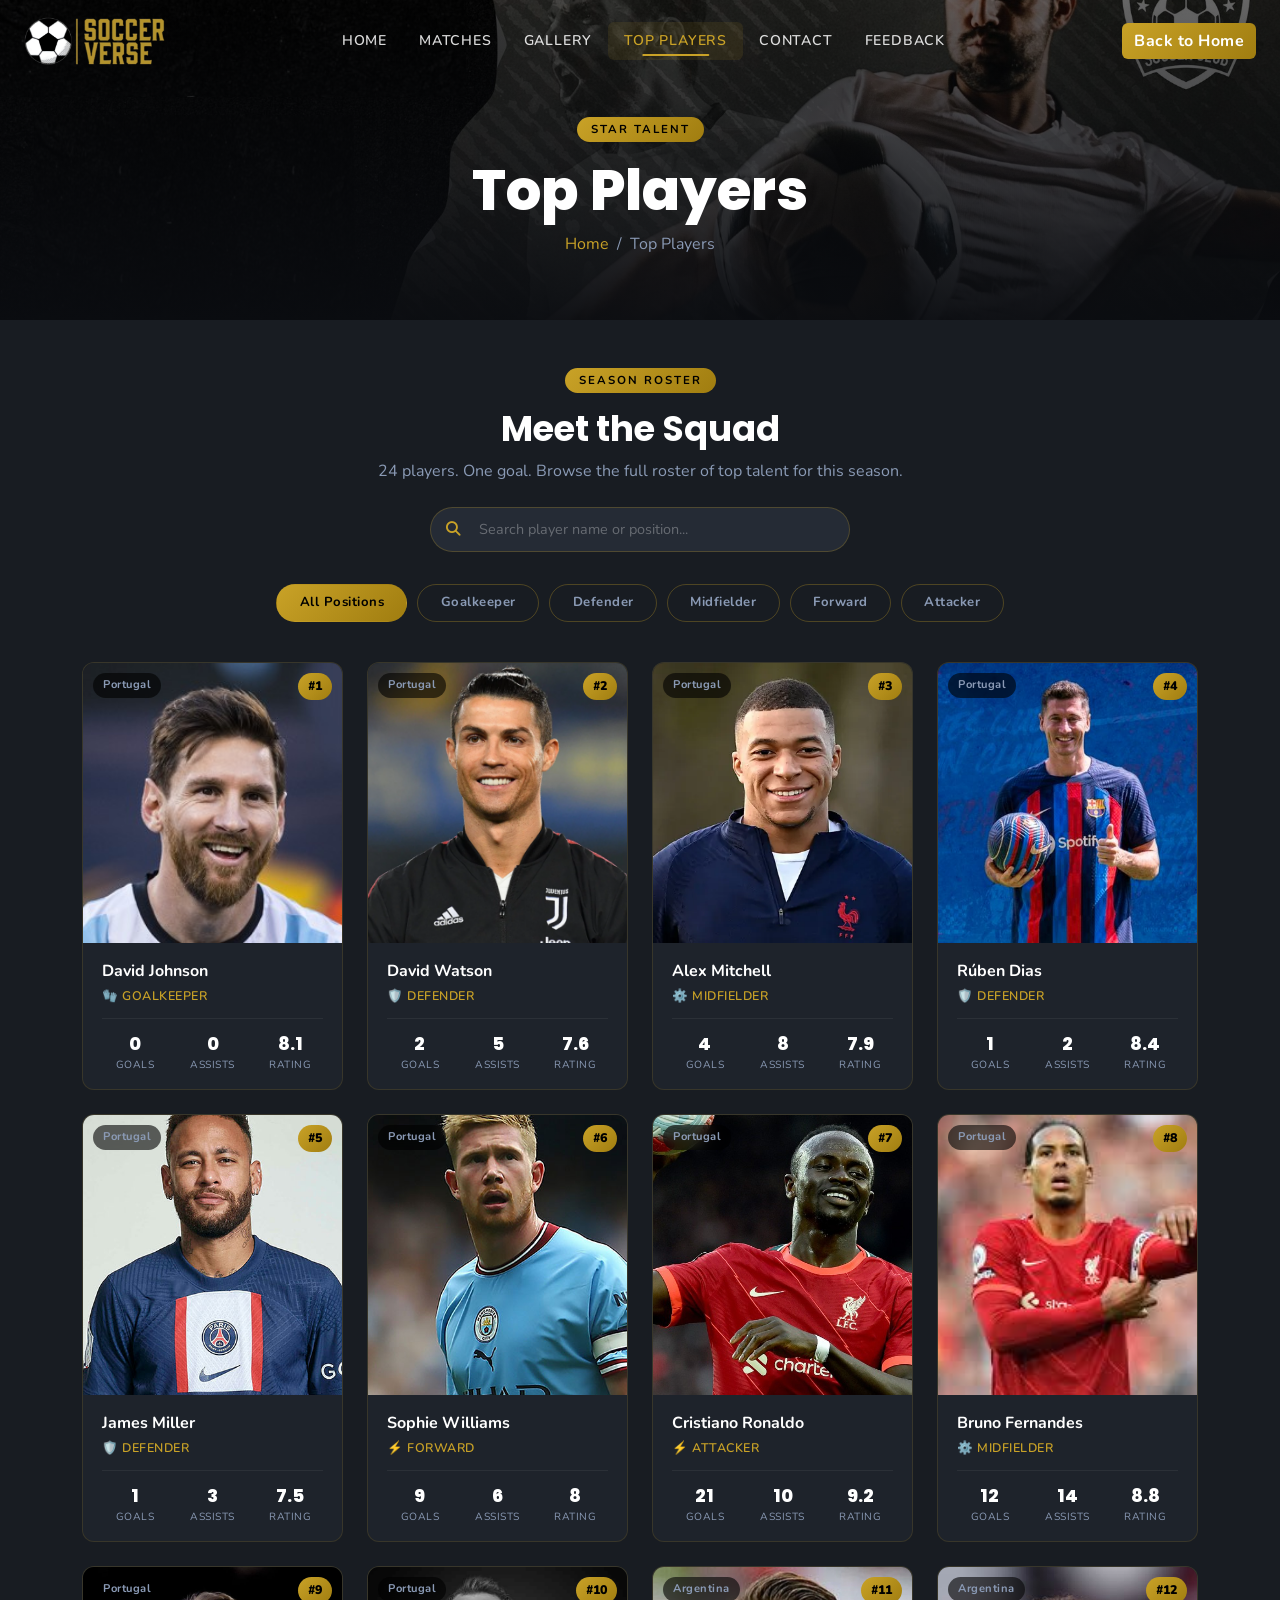
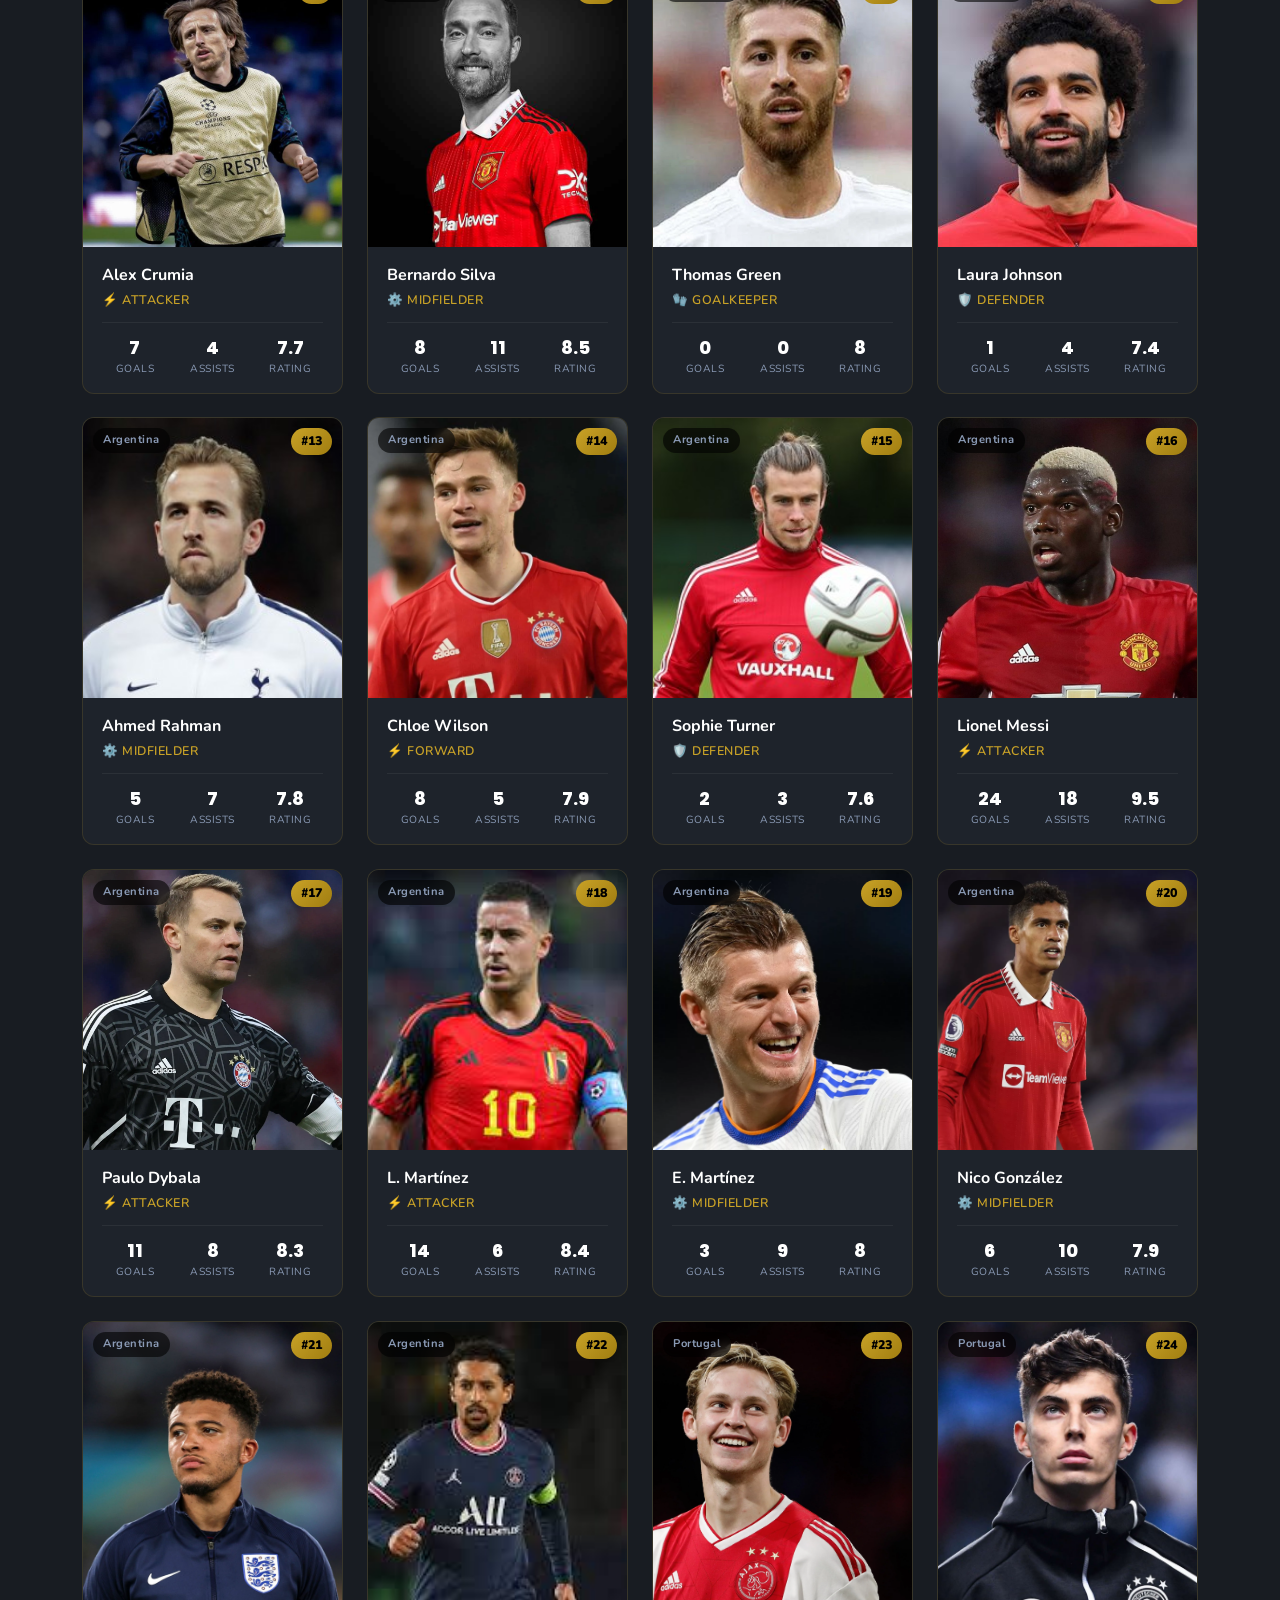
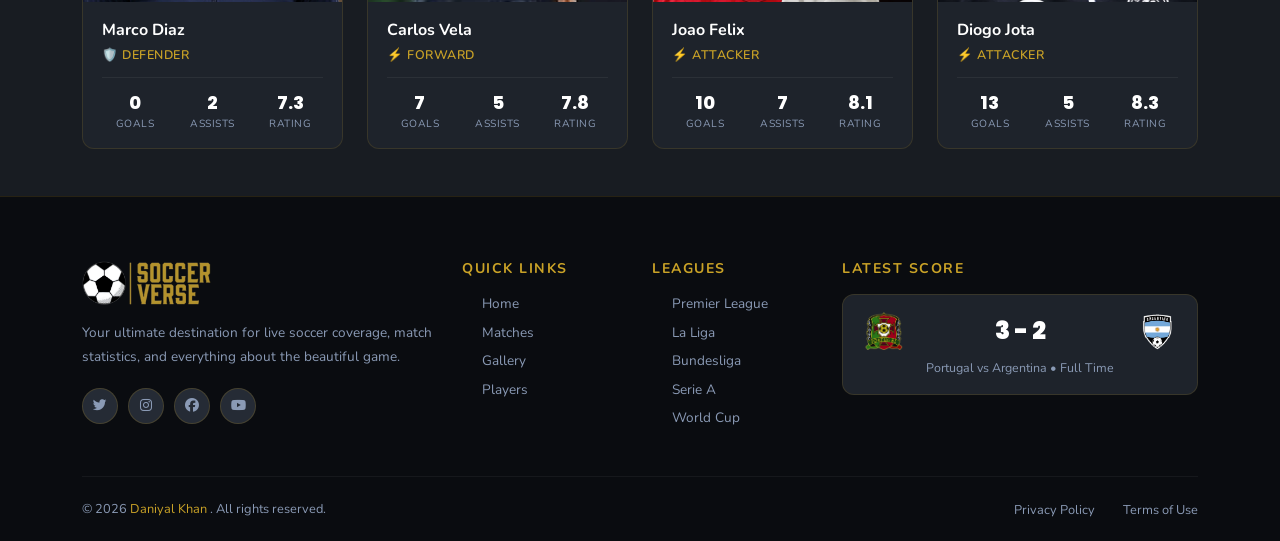
<file: players.html>
<!DOCTYPE html>
<html lang="en">
<head>
  <meta charset="UTF-8">
  <meta name="viewport" content="width=device-width, initial-scale=1.0">
  <title>Top Players - Soccer Verse</title>
  <link rel="shortcut icon" href="./assets/img/logo/soccerverse-favicon.png" type="image/x-icon">
  <link href="https://cdn.jsdelivr.net/npm/bootstrap@5.0.2/dist/css/bootstrap.min.css" rel="stylesheet" integrity="sha384-EVSTQN3/azprG1Anm3QDgpJLIm9Nao0Yz1ztcQTwFspd3yD65VohhpuuCOmLASjC" crossorigin="anonymous">
  <link rel="stylesheet" href="https://cdnjs.cloudflare.com/ajax/libs/font-awesome/6.4.2/css/all.min.css" integrity="sha512-z3gLpd7yknf1YoNbCzqRKc4qyor8gaKU1qmn+CShxbuBusANI9QpRohGBreCFkKxLhei6S9CQXFEbbKuqLg0DA==" crossorigin="anonymous" referrerpolicy="no-referrer"/>
  <link rel="stylesheet" href="./assets/css/style.css">
  <link rel="stylesheet" href="./assets/css/animations.css">
</head>
<body>

  <!-- PAGE LOADER -->
  <div id="sv-loader">
    <div class="loader-ball">
      <svg viewBox="0 0 100 100" xmlns="http://www.w3.org/2000/svg">
        <circle cx="50" cy="50" r="48" fill="#111418" stroke="#c9a227" stroke-width="3"/>
        <circle cx="50" cy="50" r="20" fill="none" stroke="#c9a227" stroke-width="2.5" opacity="0.6"/>
        <line x1="50" y1="2" x2="50" y2="98" stroke="#c9a227" stroke-width="1.5" opacity="0.3"/>
        <line x1="2" y1="50" x2="98" y2="50" stroke="#c9a227" stroke-width="1.5" opacity="0.3"/>
        <line x1="15" y1="15" x2="85" y2="85" stroke="#c9a227" stroke-width="1.5" opacity="0.3"/>
        <line x1="85" y1="15" x2="15" y2="85" stroke="#c9a227" stroke-width="1.5" opacity="0.3"/>
        <circle cx="50" cy="50" r="7" fill="#c9a227"/>
      </svg>
    </div>
    <div class="loader-shadow"></div>
    <div class="loader-bar"><div class="loader-bar-fill"></div></div>
    <div class="loader-text">Soccer Verse</div>
  </div>

  <!-- ===== NAVBAR ===== -->
  <nav class="navbar navbar-expand-lg navbar-dark fixed-top" id="mainNav">
    <div class="container-fluid px-4">
      <a class="navbar-brand" href="index.html">
        <img class="logo" src="./assets/img/logo/soccerverse.png" alt="Soccer Verse">
      </a>
      <button class="navbar-toggler" type="button" data-bs-toggle="collapse" data-bs-target="#navbarNav" aria-controls="navbarNav" aria-expanded="false" aria-label="Toggle navigation">
        <span class="navbar-toggler-icon"></span>
      </button>
      <div class="collapse navbar-collapse" id="navbarNav">
        <ul class="navbar-nav mx-auto">
          <li class="nav-item"><a class="nav-link" href="index.html">Home</a></li>
          <li class="nav-item"><a class="nav-link" href="matches.html">Matches</a></li>
          <li class="nav-item"><a class="nav-link" href="gallery.html">Gallery</a></li>
          <li class="nav-item"><a class="nav-link active" href="players.html">Top Players</a></li>
          <li class="nav-item"><a class="nav-link" href="index.html#contact">Contact</a></li>
          <li class="nav-item"><a class="nav-link" href="index.html#feedback">Feedback</a></li>
        </ul>
        <a href="index.html" class="btn btn-golden ms-3 d-none d-lg-block">Back to Home</a>
      </div>
    </div>
  </nav>
  <!-- ===== NAVBAR END ===== -->


  <!-- ===== PAGE HERO ===== -->
  <section class="page-hero">
    <div class="page-hero-overlay"></div>
    <div class="page-hero-content text-center">
      <span class="section-tag">Star Talent</span>
      <h1 class="page-hero-title">Top Players</h1>
      <nav aria-label="breadcrumb">
        <ol class="breadcrumb justify-content-center">
          <li class="breadcrumb-item"><a href="index.html">Home</a></li>
          <li class="breadcrumb-item active">Top Players</li>
        </ol>
      </nav>
    </div>
  </section>
  <!-- ===== PAGE HERO END ===== -->


  <!-- ===== PLAYERS SECTION ===== -->
  <section class="section-dark py-5">
    <div class="container">

      <div class="section-header text-center mb-4 reveal from-bottom">
        <span class="section-tag">Season Roster</span>
        <h2 class="section-title">Meet the Squad</h2>
        <p class="section-desc mt-2">24 players. One goal. Browse the full roster of top talent for this season.</p>
      </div>

      <!-- Search -->
      <div class="player-search-wrap">
        <i class="fas fa-search search-icon"></i>
        <input type="text" id="playerSearch" placeholder="Search player name or position...">
      </div>

      <!-- Position Filter -->
      <div class="players-filter-bar">
        <button class="filter-btn active" data-pos="all">All Positions</button>
        <button class="filter-btn" data-pos="goalkeeper">Goalkeeper</button>
        <button class="filter-btn" data-pos="defender">Defender</button>
        <button class="filter-btn" data-pos="midfielder">Midfielder</button>
        <button class="filter-btn" data-pos="forward">Forward</button>
        <button class="filter-btn" data-pos="attacker">Attacker</button>
      </div>

      <!-- Players Grid -->
      <div class="row g-4" id="playersGrid"></div>
      <div class="no-results" id="noResults">
        <i class="fas fa-search"></i>
        <h5>No players found</h5>
        <p>Try a different search or filter.</p>
      </div>

    </div>
  </section>
  <!-- ===== PLAYERS SECTION END ===== -->


  <!-- ===== FOOTER ===== -->
  <footer class="site-footer">
    <div class="container">
      <div class="row g-4">
        <div class="col-lg-4">
          <a href="index.html">
            <img src="./assets/img/logo/soccerverse.png" alt="Soccer Verse" class="footer-logo">
          </a>
          <p class="footer-about">Your ultimate destination for live soccer coverage, match statistics, and everything about the beautiful game.</p>
          <div class="social-links">
            <a href="#"><i class="fab fa-twitter"></i></a>
            <a href="#"><i class="fab fa-instagram"></i></a>
            <a href="#"><i class="fab fa-facebook"></i></a>
            <a href="#"><i class="fab fa-youtube"></i></a>
          </div>
        </div>
        <div class="col-6 col-lg-2">
          <h5 class="footer-heading">Quick Links</h5>
          <ul class="footer-links">
            <li><a href="index.html">Home</a></li>
            <li><a href="matches.html">Matches</a></li>
            <li><a href="gallery.html">Gallery</a></li>
            <li><a href="players.html">Players</a></li>
          </ul>
        </div>
        <div class="col-6 col-lg-2">
          <h5 class="footer-heading">Leagues</h5>
          <ul class="footer-links">
            <li><a href="#">Premier League</a></li>
            <li><a href="#">La Liga</a></li>
            <li><a href="#">Bundesliga</a></li>
            <li><a href="#">Serie A</a></li>
            <li><a href="#">World Cup</a></li>
          </ul>
        </div>
        <div class="col-lg-4">
          <h5 class="footer-heading">Latest Score</h5>
          <div class="footer-score-card">
            <div class="footer-teams">
              <img src="./assets/img/card/team-1.png" alt="">
              <div class="footer-score">3 - 2</div>
              <img src="./assets/img/card/team-2.png" alt="">
            </div>
            <p>Portugal vs Argentina &bull; Full Time</p>
          </div>
        </div>
      </div>
      <div class="footer-bottom">
        <p> &copy; 2026 
           <a href="https://daniyal-khan.com/" target="_blank" rel="noopener noreferrer" style="color: #c9a227; text-decoration: none;">
              Daniyal Khan
           </a>.
          All rights reserved.
        </p>
        <div>
          <a href="#">Privacy Policy</a>
          <a href="#">Terms of Use</a>
        </div>
      </div>
    </div>
  </footer>
  <!-- ===== FOOTER END ===== -->


  <script src="https://cdn.jsdelivr.net/npm/bootstrap@5.0.2/dist/js/bootstrap.bundle.min.js" integrity="sha384-MrcW6ZMFYlzcLA8Nl+NtUVF0sA7MsXsP1UyJoMp4YLEuNSfAP+JcXn/tWtIaxVXM" crossorigin="anonymous"></script>
  <script src="./assets/js/script.js"></script>
  <script>
    // Player data
    const players = [
      { num: 1,  name: 'David Johnson',     pos: 'Goalkeeper', team: 'Portugal',  goals: 0,  assists: 0,  rating: 8.1 },
      { num: 2,  name: 'David Watson',      pos: 'Defender',   team: 'Portugal',  goals: 2,  assists: 5,  rating: 7.6 },
      { num: 3,  name: 'Alex Mitchell',     pos: 'Midfielder', team: 'Portugal',  goals: 4,  assists: 8,  rating: 7.9 },
      { num: 4,  name: 'Rúben Dias',        pos: 'Defender',   team: 'Portugal',  goals: 1,  assists: 2,  rating: 8.4 },
      { num: 5,  name: 'James Miller',      pos: 'Defender',   team: 'Portugal',  goals: 1,  assists: 3,  rating: 7.5 },
      { num: 6,  name: 'Sophie Williams',   pos: 'Forward',    team: 'Portugal',  goals: 9,  assists: 6,  rating: 8.0 },
      { num: 7,  name: 'Cristiano Ronaldo', pos: 'Attacker',   team: 'Portugal',  goals: 21, assists: 10, rating: 9.2 },
      { num: 8,  name: 'Bruno Fernandes',   pos: 'Midfielder', team: 'Portugal',  goals: 12, assists: 14, rating: 8.8 },
      { num: 9,  name: 'Alex Crumia',       pos: 'Attacker',   team: 'Portugal',  goals: 7,  assists: 4,  rating: 7.7 },
      { num: 10, name: 'Bernardo Silva',    pos: 'Midfielder', team: 'Portugal',  goals: 8,  assists: 11, rating: 8.5 },
      { num: 11, name: 'Thomas Green',      pos: 'Goalkeeper', team: 'Argentina', goals: 0,  assists: 0,  rating: 8.0 },
      { num: 12, name: 'Laura Johnson',     pos: 'Defender',   team: 'Argentina', goals: 1,  assists: 4,  rating: 7.4 },
      { num: 13, name: 'Ahmed Rahman',      pos: 'Midfielder', team: 'Argentina', goals: 5,  assists: 7,  rating: 7.8 },
      { num: 14, name: 'Chloe Wilson',      pos: 'Forward',    team: 'Argentina', goals: 8,  assists: 5,  rating: 7.9 },
      { num: 15, name: 'Sophie Turner',     pos: 'Defender',   team: 'Argentina', goals: 2,  assists: 3,  rating: 7.6 },
      { num: 16, name: 'Lionel Messi',      pos: 'Attacker',   team: 'Argentina', goals: 24, assists: 18, rating: 9.5 },
      { num: 17, name: 'Paulo Dybala',      pos: 'Attacker',   team: 'Argentina', goals: 11, assists: 8,  rating: 8.3 },
      { num: 18, name: 'L. Martínez',       pos: 'Attacker',   team: 'Argentina', goals: 14, assists: 6,  rating: 8.4 },
      { num: 19, name: 'E. Martínez',       pos: 'Midfielder', team: 'Argentina', goals: 3,  assists: 9,  rating: 8.0 },
      { num: 20, name: 'Nico González',     pos: 'Midfielder', team: 'Argentina', goals: 6,  assists: 10, rating: 7.9 },
      { num: 21, name: 'Marco Diaz',        pos: 'Defender',   team: 'Argentina', goals: 0,  assists: 2,  rating: 7.3 },
      { num: 22, name: 'Carlos Vela',       pos: 'Forward',    team: 'Argentina', goals: 7,  assists: 5,  rating: 7.8 },
      { num: 23, name: 'Joao Felix',        pos: 'Attacker',   team: 'Portugal',  goals: 10, assists: 7,  rating: 8.1 },
      { num: 24, name: 'Diogo Jota',        pos: 'Attacker',   team: 'Portugal',  goals: 13, assists: 5,  rating: 8.3 },
    ];

    let activeFilter = 'all';
    let searchQuery  = '';

    function positionClass(pos) {
      return pos.toLowerCase().replace(/ /g, '');
    }

    function positionIcon(pos) {
      const p = pos.toLowerCase();
      if (p.includes('goal'))   return '🧤';
      if (p.includes('defend')) return '🛡️';
      if (p.includes('mid'))    return '⚙️';
      return '⚡';
    }

    function renderPlayers() {
      const grid = document.getElementById('playersGrid');
      const noRes = document.getElementById('noResults');
      const query = searchQuery.toLowerCase();

      const filtered = players.filter(function (p) {
        const matchFilter = activeFilter === 'all' || p.pos.toLowerCase().includes(activeFilter);
        const matchSearch = !query || p.name.toLowerCase().includes(query) || p.pos.toLowerCase().includes(query) || p.team.toLowerCase().includes(query);
        return matchFilter && matchSearch;
      });

      if (filtered.length === 0) {
        grid.innerHTML = '';
        noRes.style.display = 'block';
        return;
      }

      noRes.style.display = 'none';
      grid.innerHTML = filtered.map(function (p) {
        return '<div class="col-6 col-md-4 col-lg-3">' +
          '<div class="player-full-card">' +
            '<div class="pfc-img">' +
              '<img src="./assets/img/players/player-' + p.num + '.jpg" alt="' + p.name + '" onerror="this.src=\'Images/logo/soccerverse.png\'">' +
              '<div class="pfc-number">#' + p.num + '</div>' +
              '<div class="pfc-team-badge">' + p.team + '</div>' +
            '</div>' +
            '<div class="pfc-body">' +
              '<div class="pfc-name">' + p.name + '</div>' +
              '<div class="pfc-position">' + positionIcon(p.pos) + ' ' + p.pos + '</div>' +
              '<div class="pfc-stats">' +
                '<div class="pfc-stat"><span class="pfc-stat-val">' + p.goals + '</span><span class="pfc-stat-key">Goals</span></div>' +
                '<div class="pfc-stat"><span class="pfc-stat-val">' + p.assists + '</span><span class="pfc-stat-key">Assists</span></div>' +
                '<div class="pfc-stat"><span class="pfc-stat-val">' + p.rating + '</span><span class="pfc-stat-key">Rating</span></div>' +
              '</div>' +
            '</div>' +
          '</div>' +
        '</div>';
      }).join('');
    }

    // Filter buttons
    document.querySelectorAll('.filter-btn[data-pos]').forEach(function (btn) {
      btn.addEventListener('click', function () {
        document.querySelectorAll('.filter-btn[data-pos]').forEach(b => b.classList.remove('active'));
        this.classList.add('active');
        activeFilter = this.getAttribute('data-pos');
        renderPlayers();
      });
    });

    // Search
    document.getElementById('playerSearch').addEventListener('input', function () {
      searchQuery = this.value;
      renderPlayers();
    });

    // Initial render
    renderPlayers();
  </script>
</body>
</html>
</file>
<file: assets/css/style.css>
@import url('https://fonts.googleapis.com/css2?family=Bebas+Neue&family=Nunito+Sans:wght@200;300;400;600;700&family=Nunito:wght@200;300;400;600;700&family=Poppins:wght@300;400;500;600;700&display=swap');

/* ===== RESET & BASE ===== */
*, *::before, *::after {
  box-sizing: border-box;
  margin: 0;
  padding: 0;
}

html {
  font-size: 16px;
  scroll-behavior: smooth;
  scroll-padding-top: 80px;
  overflow-x: hidden;
}

body {
  font-family: 'Nunito', sans-serif;
  background-color: #111418;
  color: #f0f0f0;
  overflow-x: hidden;
}

/* ===== CSS VARIABLES ===== */
:root {
  --gold: #c9a227;
  --gold-dark: #a07d10;
  --gold-light: #f0c84a;
  --dark: #111418;
  --dark-2: #181c22;
  --dark-3: #1e232b;
  --dark-4: #252b35;
  --light: #f8f9fa;
  --text-muted: #8a9ab5;
  --white: #ffffff;
  --green: #27c95e;
  --red: #e03e3e;
  --radius: 12px;
  --radius-sm: 6px;
  --shadow: 0 8px 32px rgba(0, 0, 0, 0.5);
  --transition: 0.25s ease;
}

/* ===== SHARED UTILITIES ===== */
.section-tag {
  display: inline-block;
  background: linear-gradient(135deg, var(--gold), var(--gold-dark));
  color: #000;
  font-size: 0.72rem;
  font-weight: 700;
  letter-spacing: 2px;
  text-transform: uppercase;
  padding: 4px 14px;
  border-radius: 20px;
}

.section-title {
  font-family: 'Poppins', sans-serif;
  font-size: clamp(1.6rem, 3vw, 2.2rem);
  font-weight: 700;
  color: var(--white);
  margin-top: 0.5rem;
}

.section-desc {
  color: var(--text-muted);
  font-size: 1rem;
  max-width: 560px;
  margin: 0 auto;
}

.section-dark {
  background-color: var(--dark-2);
}

.section-darker {
  background-color: var(--dark-3);
}

.section-light {
  background-color: #1a1f27;
}

.btn-golden {
  background: linear-gradient(135deg, var(--gold), var(--gold-dark));
  color: #fff;
  font-weight: 700;
  border: none;
  border-radius: var(--radius-sm);
  transition: var(--transition);
  letter-spacing: 0.5px;
}

.btn-golden:hover {
  background: linear-gradient(135deg, var(--gold-light), var(--gold));
  color: #000;
  transform: translateY(-2px);
  box-shadow: 0 6px 20px rgba(201, 162, 39, 0.4);
}


/* ===== NAVBAR ===== */
#mainNav {
  background: transparent;
  /* backdrop-filter: blur(12px); */
  padding: 0.75rem 0;
  transition: var(--transition);
}

#mainNav.scrolled {
  border-bottom: 1px solid rgba(201, 162, 39, 0.15);
  background: rgba(10, 12, 16, 0.98);
  box-shadow: 0 4px 24px rgba(0, 0, 0, 0.7);
}

.navbar-brand .logo {
  height: 48px;
  object-fit: contain;
}

.navbar-dark .navbar-toggler {
  background: var(--gold);
  border: none;
  padding: 6px 10px;
  border-radius: var(--radius-sm);
}

.navbar-nav .nav-link {
  color: rgba(255, 255, 255, 0.85) !important;
  font-size: 0.88rem;
  font-weight: 600;
  letter-spacing: 0.8px;
  text-transform: uppercase;
  padding: 0.5rem 1rem !important;
  border-radius: var(--radius-sm);
  transition: var(--transition);
}

.navbar-nav .nav-link:hover,
.navbar-nav .nav-link.active {
  color: var(--gold) !important;
  background: rgba(201, 162, 39, 0.1);
}


/* ===== HERO BANNER ===== */
.hero-banner {
  position: relative;
  min-height: 100vh;
  background: url('../img/banner/Banner.jpg') center center / cover no-repeat;
  background-attachment: fixed;
  display: flex;
  align-items: center;
  overflow: hidden;
}

.hero-overlay {
  position: absolute;
  inset: 0;
  background: linear-gradient(135deg, rgba(0, 0, 0, 0.88) 40%, rgba(0, 0, 0, 0.5) 100%);
}

.hero-content {
  position: relative;
  z-index: 2;
  padding: 120px 6vw 60px;
  max-width: 780px;
}

.hero-sub {
  font-size: 1rem;
  font-weight: 600;
  letter-spacing: 3px;
  text-transform: uppercase;
  color: var(--gold);
  margin-bottom: 0.5rem;
}

.hero-title {
  font-family: 'Poppins', sans-serif;
  font-size: clamp(2.8rem, 8vw, 5rem);
  font-weight: 800;
  color: var(--white);
  line-height: 1.1;
  margin-bottom: 1.25rem;
  min-height: 1.2em;
}

.hero-desc {
  font-size: 1.05rem;
  color: rgba(255, 255, 255, 0.78);
  line-height: 1.75;
  margin-bottom: 2.5rem;
  max-width: 560px;
}

.hero-actions .btn {
  border-radius: var(--radius-sm);
  padding: 0.75rem 2rem;
  font-weight: 700;
  font-size: 0.9rem;
  letter-spacing: 0.5px;
}

.hero-scroll-hint {
  position: absolute;
  bottom: 2rem;
  left: 50%;
  transform: translateX(-50%);
  z-index: 2;
  color: var(--gold);
  font-size: 1.4rem;
  animation: bounce 2s infinite;
}

@keyframes bounce {
  0%, 100% {
    transform: translateX(-50%) translateY(0);
  }

  50% {
    transform: translateX(-50%) translateY(10px);
  }
}


/* ===== STATS BAR ===== */
.stats-bar {
  background: linear-gradient(135deg, var(--gold-dark), #7a5e08);
  padding: 1.5rem 0;
}

.stat-item {
  display: flex;
  flex-direction: column;
  gap: 2px;
  padding: 0.5rem;
}

.stat-number {
  font-family: 'Poppins', sans-serif;
  font-size: 1.8rem;
  font-weight: 800;
  color: #000;
  line-height: 1;
}

.stat-label {
  font-size: 0.78rem;
  font-weight: 600;
  letter-spacing: 1px;
  text-transform: uppercase;
  color: rgba(0, 0, 0, 0.7);
}


/* ===== MATCH RESULT CARD ===== */
.match-result-card {
  position: relative;
  background: var(--dark-3);
  border-radius: var(--radius);
  border: 1px solid rgba(201, 162, 39, 0.2);
  overflow: hidden;
  box-shadow: var(--shadow);
}

.match-result-badge {
  position: absolute;
  top: 1.2rem;
  left: 50%;
  transform: translateX(-50%);
  background: var(--red);
  color: #fff;
  font-size: 0.7rem;
  font-weight: 800;
  letter-spacing: 2px;
  padding: 3px 14px;
  border-radius: 20px;
  z-index: 2;
}

.match-teams {
  display: flex;
  align-items: stretch;
}

.match-team {
  flex: 1;
  padding: 3rem 2rem 2rem;
  display: flex;
  flex-direction: column;
  align-items: center;
  gap: 0.6rem;
}

.match-team:first-child {
  background: linear-gradient(135deg, #0d0f13, #181c22);
}

.match-team:last-child {
  background: linear-gradient(135deg, var(--gold-dark), #6b4d00);
}

.match-team img {
  width: 90px;
  height: 90px;
  object-fit: contain;
  filter: drop-shadow(0 4px 12px rgba(0, 0, 0, 0.5));
}

.team-name {
  font-size: 1.1rem;
  font-weight: 700;
  color: var(--white);
  text-align: center;
}

.team-status {
  font-size: 0.72rem;
  font-weight: 800;
  letter-spacing: 2px;
  padding: 3px 12px;
  border-radius: 20px;
  text-transform: uppercase;
}

.team-status.win {
  background: rgba(39, 201, 94, 0.2);
  color: var(--green);
  border: 1px solid var(--green);
}

.team-status.lose {
  background: rgba(224, 62, 62, 0.2);
  color: var(--red);
  border: 1px solid var(--red);
}

.player-list {
  list-style: none;
  text-align: center;
  margin: 0;
  padding: 0;
}

.player-list li {
  font-size: 0.85rem;
  color: rgba(255, 255, 255, 0.7);
  padding: 3px 0;
  display: flex;
  align-items: center;
  justify-content: center;
  gap: 6px;
}

.player-list .jersey {
  color: var(--gold);
  font-weight: 700;
  font-size: 0.75rem;
}

.match-score-center {
  width: 220px;
  flex-shrink: 0;
  display: flex;
  flex-direction: column;
  align-items: center;
  justify-content: center;
  gap: 1rem;
  background: var(--dark-4);
  padding: 2rem 1rem;
}

.match-score {
  font-family: 'Poppins', sans-serif;
  font-size: 3.5rem;
  font-weight: 900;
  color: var(--white);
  display: flex;
  align-items: center;
  gap: 0.5rem;
}

.score-sep {
  color: var(--gold);
}

.match-meta {
  display: flex;
  flex-direction: column;
  gap: 6px;
  text-align: center;
}

.match-meta span {
  font-size: 0.8rem;
  color: var(--text-muted);
  display: flex;
  align-items: center;
  justify-content: center;
  gap: 6px;
}

.match-meta i {
  color: var(--gold);
}

.match-result-footer {
  background: var(--dark-4);
  padding: 1.2rem;
  text-align: center;
  border-top: 1px solid rgba(201, 162, 39, 0.15);
}

@media (max-width: 768px) {
  .match-teams {
    flex-direction: column;
  }

  .match-score-center {
    width: 100%;
    padding: 1.5rem;
  }

  .match-score {
    font-size: 2.5rem;
  }
}


/* ===== ABOUT SECTION ===== */
.about-images {
  position: relative;
  height: 420px;
}

.about-img-main {
  width: 75%;
  height: 340px;
  object-fit: cover;
  border-radius: var(--radius);
  position: absolute;
  top: 0;
  left: 0;
  box-shadow: var(--shadow);
  border: 3px solid var(--gold);
}

.about-img-accent {
  width: 55%;
  height: 230px;
  object-fit: cover;
  border-radius: var(--radius);
  position: absolute;
  bottom: 0;
  right: 0;
  box-shadow: var(--shadow);
  border: 3px solid rgba(201, 162, 39, 0.4);
}

.about-text {
  color: var(--text-muted);
  font-size: 0.97rem;
  line-height: 1.8;
  margin-bottom: 1rem;
}

.about-highlights {
  margin-top: 1.5rem;
  display: flex;
  flex-direction: column;
  gap: 1rem;
}

.highlight-item {
  display: flex;
  align-items: flex-start;
  gap: 1rem;
}

.highlight-item i {
  color: var(--gold);
  font-size: 1.3rem;
  margin-top: 2px;
  flex-shrink: 0;
}

.highlight-item h4 {
  font-size: 0.95rem;
  font-weight: 700;
  color: var(--white);
  margin-bottom: 2px;
}

.highlight-item p {
  font-size: 0.83rem;
  color: var(--text-muted);
  margin: 0;
}

@media (max-width: 991px) {
  .about-images {
    height: 280px;
  }

  .about-img-main {
    height: 240px;
  }

  .about-img-accent {
    height: 160px;
  }
}


/* ===== PLAYERS SECTION ===== */
.player-card {
  background: var(--dark-3);
  border-radius: var(--radius);
  overflow: hidden;
  border: 1px solid rgba(201, 162, 39, 0.15);
  transition: var(--transition);
  text-align: center;
}

.player-card:hover {
  transform: translateY(-6px);
  border-color: var(--gold);
  box-shadow: 0 12px 32px rgba(201, 162, 39, 0.2);
}

.player-img-wrap {
  position: relative;
  overflow: hidden;
  height: 160px;
  background: var(--dark-4);
}

.player-img-wrap img {
  width: 100%;
  height: 100%;
  object-fit: cover;
  transition: transform 0.4s ease;
}

.player-card:hover .player-img-wrap img {
  transform: scale(1.08);
}

.player-number {
  position: absolute;
  top: 8px;
  right: 8px;
  background: var(--gold);
  color: #000;
  font-size: 0.7rem;
  font-weight: 800;
  padding: 2px 8px;
  border-radius: 20px;
}

.player-info {
  padding: 0.8rem;
}

.player-info h5 {
  font-size: 0.9rem;
  font-weight: 700;
  color: var(--white);
  margin-bottom: 2px;
}

.player-info span {
  font-size: 0.75rem;
  color: var(--gold);
  font-weight: 600;
  letter-spacing: 0.5px;
}


/* ===== HIGHLIGHTS SECTION ===== */
.highlights-section {
  position: relative;
  background: url('../img/stats/stats.jpg') center center / cover no-repeat;
  background-attachment: fixed;
  padding: 5rem 0;
}

.highlights-overlay {
  position: absolute;
  inset: 0;
  background: rgba(10, 12, 16, 0.88);
}

.highlights-section .container {
  position: relative;
  z-index: 2;
}

.highlight-stat-card {
  background: rgba(255, 255, 255, 0.06);
  border: 1px solid rgba(201, 162, 39, 0.2);
  border-radius: var(--radius);
  padding: 1.5rem;
  text-align: center;
  display: flex;
  flex-direction: column;
  align-items: center;
  gap: 0.4rem;
  backdrop-filter: blur(8px);
  transition: var(--transition);
}

.highlight-stat-card:hover {
  border-color: var(--gold);
  transform: translateY(-4px);
}

.highlight-stat-card i {
  font-size: 1.6rem;
  color: var(--gold);
}

.hs-number {
  font-family: 'Poppins', sans-serif;
  font-size: 2rem;
  font-weight: 800;
  color: var(--white);
}

.hs-label {
  font-size: 0.78rem;
  color: var(--text-muted);
  letter-spacing: 0.5px;
}


/* ===== GALLERY ===== */
.gallery-grid {
  display: grid;
  grid-template-columns: repeat(4, 1fr);
  grid-template-rows: auto auto;
  gap: 12px;
}

.gallery-large {
  grid-column: span 2;
  grid-row: span 2;
}

.gallery-item {
  position: relative;
  overflow: hidden;
  border-radius: var(--radius-sm);
  cursor: pointer;
  background: var(--dark-4);
  min-height: 180px;
}

.gallery-item img {
  width: 100%;
  height: 100%;
  object-fit: cover;
  transition: transform 0.4s ease;
  display: block;
}

.gallery-item:hover img {
  transform: scale(1.08);
}

.gallery-overlay {
  position: absolute;
  inset: 0;
  background: rgba(201, 162, 39, 0.0);
  display: flex;
  align-items: center;
  justify-content: center;
  transition: var(--transition);
}

.gallery-overlay i {
  color: #fff;
  font-size: 1.5rem;
  opacity: 0;
  transition: var(--transition);
}

.gallery-item:hover .gallery-overlay {
  background: rgba(201, 162, 39, 0.4);
}

.gallery-item:hover .gallery-overlay i {
  opacity: 1;
}

@media (max-width: 768px) {
  .gallery-grid {
    grid-template-columns: repeat(2, 1fr);
  }

  .gallery-large {
    grid-column: span 2;
    grid-row: span 1;
  }
}


/* ===== CONTACT / FEEDBACK FORMS ===== */
.form-card {
  background: var(--dark-4);
  border: 1px solid rgba(201, 162, 39, 0.2);
  border-radius: var(--radius);
  padding: 2.5rem;
  box-shadow: var(--shadow);
}

.sv-form .form-label {
  font-size: 0.85rem;
  font-weight: 600;
  color: var(--text-muted);
  margin-bottom: 6px;
}

.sv-input {
  border-radius: var(--radius-sm);
  border: 1.5px solid rgba(255, 255, 255, 0.1);
  padding: 0.7rem 1rem;
  font-size: 0.9rem;
  transition: var(--transition);
  background: var(--dark-3);
  color: var(--white);
}

.sv-input::placeholder {
  color: rgba(255, 255, 255, 0.25);
}

.sv-input:focus {
  border-color: var(--gold);
  box-shadow: 0 0 0 3px rgba(201, 162, 39, 0.15);
  background: var(--dark-2);
  color: var(--white);
}

.dark-input {
  background: var(--dark-3) !important;
  border-color: rgba(255, 255, 255, 0.1) !important;
  color: var(--white) !important;
}

.dark-input::placeholder {
  color: rgba(255, 255, 255, 0.25);
}

.dark-input:focus {
  border-color: var(--gold) !important;
  background: var(--dark-2) !important;
}

.form-success {
  text-align: center;
  padding: 2rem;
}

.form-success i {
  font-size: 3rem;
  color: var(--green);
  display: block;
  margin-bottom: 1rem;
}

.form-success h4 {
  color: var(--white);
}

.form-success p {
  color: var(--text-muted);
}

/* Contact info */
.contact-info {
  margin-top: 1.5rem;
  display: flex;
  flex-direction: column;
  gap: 1rem;
}

.contact-info-item {
  display: flex;
  gap: 1rem;
  align-items: flex-start;
}

.contact-info-item i {
  color: var(--gold);
  font-size: 1.1rem;
  margin-top: 3px;
  flex-shrink: 0;
}

.contact-info-item h5 {
  font-size: 0.9rem;
  font-weight: 700;
  color: var(--white);
  margin: 0;
}

.contact-info-item p {
  font-size: 0.85rem;
  color: var(--text-muted);
  margin: 0;
}

#contactSuccess,
#feedbackSuccess {
  text-align: center;
}

#contactSuccess button,
#feedbackSuccess button {
  background: none !important;
  border: none;
  color: #fff;
  display: inline-flex;
  justify-content: center;
  margin: 15px auto 0;
  cursor: pointer;
}

#contactSuccess button span i,
#feedbackSuccess button span i {
  font-size: 20px;
  padding-left: 5px;
}
/* Star Rating */
.star-rating {
  display: flex;
  gap: 4px;
  margin-top: 4px;
}

.star-rating i {
  font-size: 1.4rem;
  color: #444;
  cursor: pointer;
  transition: var(--transition);
}

.star-rating i.active,
.star-rating i:hover {
  color: var(--gold);
}


/* ===== PAGE HERO (Matches page) ===== */
.page-hero {
  position: relative;
  background: url('../img/banner/Banner.jpg') center 30% / cover no-repeat;
  min-height: 320px;
  display: flex;
  align-items: flex-end;
  padding-bottom: 3rem;
}

.page-hero-overlay {
  position: absolute;
  inset: 0;
  background: linear-gradient(to bottom, rgba(0, 0, 0, 0.6) 0%, rgba(10, 12, 16, 0.97) 100%);
}

.page-hero-content {
  position: relative;
  z-index: 2;
  width: 100%;
  padding-top: 100px;
}

.page-hero-title {
  font-family: 'Poppins', sans-serif;
  font-size: clamp(2rem, 5vw, 3.5rem);
  font-weight: 800;
  color: var(--white);
  margin: 0.5rem 0;
}

.breadcrumb {
  background: transparent;
  justify-content: center;
}

.breadcrumb-item a {
  color: var(--gold);
  text-decoration: none;
}

.breadcrumb-item.active {
  color: var(--text-muted);
}

.breadcrumb-item+.breadcrumb-item::before {
  color: var(--text-muted);
}


/* ===== NEXT MATCH CARD ===== */
.next-match-card {
  background: var(--dark-4);
  border-radius: var(--radius);
  border: 1px solid rgba(201, 162, 39, 0.25);
  overflow: hidden;
  box-shadow: var(--shadow);
}

.next-match-league {
  background: linear-gradient(135deg, var(--gold), var(--gold-dark));
  color: #000;
  font-weight: 700;
  font-size: 0.88rem;
  letter-spacing: 1px;
  text-transform: uppercase;
  padding: 0.75rem 1.5rem;
  display: flex;
  align-items: center;
  gap: 8px;
}

.next-match-body {
  display: flex;
  align-items: center;
  gap: 1rem;
  padding: 2rem 1.5rem;
}

.next-match-team {
  flex: 1;
}

.next-match-team img {
  width: 90px;
  height: 90px;
  object-fit: contain;
  margin: 0 auto 0.75rem;
  display: block;
  filter: drop-shadow(0 4px 12px rgba(0, 0, 0, 0.5));
}

.next-match-team h3 {
  font-size: 1.1rem;
  font-weight: 700;
  color: var(--gold);
  margin-bottom: 0.5rem;
}

.list-unstyled2 {
  list-style: none;
  padding: 0;
  margin: 0;
}

.list-unstyled2 li {
  font-size: 0.82rem;
  color: var(--text-muted);
  padding: 2px 0;
}

.next-match-vs-center {
  flex-shrink: 0;
  text-align: center;
  display: flex;
  flex-direction: column;
  align-items: center;
  gap: 1.25rem;
  width: 220px;
}

.vs-badge {
  display: inline-flex;
  align-items: center;
  justify-content: center;
}

.vs-badge span {
  display: inline-block;
  font-family: 'Poppins', sans-serif;
  font-size: 1rem;
  font-weight: 800;
  letter-spacing: 2px;
  background: var(--gold);
  color: #000;
  padding: 8px 24px;
  border-radius: 30px;
}

.next-match-info {
  display: flex;
  flex-direction: column;
  gap: 4px;
}

.next-match-info p {
  font-size: 0.82rem;
  color: var(--text-muted);
  display: flex;
  align-items: center;
  justify-content: center;
  gap: 6px;
  margin: 0;
}

.next-match-info i {
  color: var(--gold);
}

/* Countdown */
#countdown {
  width: 100%;
}

#countdown h5 {
  color: var(--gold);
  font-size: 0.85rem;
  font-weight: 700;
  letter-spacing: 1px;
  text-transform: uppercase;
  margin-bottom: 0.5rem;
}

#countdown ul {
  list-style: none;
  padding: 0;
  margin: 0;
  display: flex;
  gap: 6px;
  justify-content: center;
}

#countdown li {
  background: var(--dark-2);
  border: 1px solid rgba(201, 162, 39, 0.2);
  border-radius: var(--radius-sm);
  padding: 0.5rem 0.6rem;
  display: flex;
  flex-direction: column;
  align-items: center;
  min-width: 44px;
}

#countdown li span {
  font-family: 'Poppins', sans-serif;
  font-size: 1.4rem;
  font-weight: 800;
  color: var(--white);
  display: block;
  line-height: 1;
}

#countdown li small {
  font-size: 0.6rem;
  text-transform: uppercase;
  letter-spacing: 1px;
  color: var(--text-muted);
  margin-top: 2px;
}

@media (max-width: 768px) {
  .next-match-body {
    flex-direction: column;
  }

  .next-match-vs-center {
    width: 100%;
  }
}


/* ===== UPCOMING MATCHES ===== */
.upcoming-match-card {
  background: var(--dark-3);
  border-radius: var(--radius);
  border: 1px solid rgba(201, 162, 39, 0.15);
  overflow: hidden;
  transition: var(--transition);
}

.upcoming-match-card:hover {
  border-color: var(--gold);
  box-shadow: 0 8px 24px rgba(201, 162, 39, 0.15);
  transform: translateY(-3px);
}

.upcoming-match-label {
  background: linear-gradient(135deg, var(--gold), var(--gold-dark));
  color: #000;
  font-size: 0.72rem;
  font-weight: 800;
  letter-spacing: 2px;
  text-transform: uppercase;
  padding: 6px 16px;
  display: inline-block;
}

.upcoming-teams {
  display: flex;
  align-items: center;
  justify-content: space-around;
  padding: 1.5rem;
  gap: 1rem;
}

.upcoming-teams>div:not(.upcoming-vs) img {
  width: 70px;
  height: 70px;
  object-fit: contain;
  display: block;
  margin: 0 auto 0.5rem;
}

.upcoming-teams>div:not(.upcoming-vs) p {
  font-size: 0.82rem;
  font-weight: 600;
  color: var(--text-muted);
  margin: 0;
  text-align: center;
}

.upcoming-vs span {
  display: inline-block;
  font-weight: 800;
  font-size: 0.85rem;
  letter-spacing: 2px;
  background: rgba(201, 162, 39, 0.15);
  color: var(--gold);
  border: 1px solid var(--gold);
  padding: 6px 16px;
  border-radius: 30px;
}

.upcoming-info {
  display: flex;
  flex-wrap: wrap;
  gap: 0.75rem 1.5rem;
  padding: 0.75rem 1.5rem 1.25rem;
  border-top: 1px solid rgba(255, 255, 255, 0.06);
}

.upcoming-info span {
  font-size: 0.8rem;
  color: var(--text-muted);
  display: flex;
  align-items: center;
  gap: 5px;
}

.upcoming-info i {
  color: var(--gold);
}


/* ===== MATCH TABS ===== */
.match-tabs {
  display: flex;
  gap: 6px;
  flex-wrap: wrap;
}

.match-tab-link {
  display: flex;
  align-items: center;
  gap: 7px;
  padding: 0.65rem 1.4rem;
  border-radius: 40px;
  font-size: 0.85rem;
  font-weight: 700;
  letter-spacing: 0.5px;
  color: var(--text-muted);
  text-decoration: none;
  background: var(--dark-4);
  border: 1px solid rgba(255, 255, 255, 0.08);
  transition: var(--transition);
  cursor: pointer;
}

.match-tab-link:hover {
  color: var(--gold);
  border-color: var(--gold);
}

.match-tab-link.active {
  background: linear-gradient(135deg, var(--gold), var(--gold-dark));
  color: #000;
  border-color: transparent;
}

.tab-pane {
  display: none;
}

.tab-pane.active {
  display: block;
}


/* ===== TABLE CARD ===== */
.table-card {
  background: var(--dark-4);
  border-radius: var(--radius);
  border: 1px solid rgba(201, 162, 39, 0.15);
  overflow: hidden;
}

.table-card-title {
  padding: 1rem 1.5rem;
  font-size: 1rem;
  font-weight: 700;
  color: var(--white);
  border-bottom: 1px solid rgba(255, 255, 255, 0.07);
  display: flex;
  align-items: center;
  gap: 8px;
}

.table-card-title i {
  color: var(--gold);
}

.sv-table {
  margin: 0;
  color: var(--white);
}

.sv-table thead tr {
  background: linear-gradient(135deg, var(--gold), var(--gold-dark));
  color: #000;
}

.sv-table thead th {
  font-size: 0.78rem;
  font-weight: 700;
  letter-spacing: 0.5px;
  text-transform: uppercase;
  padding: 0.85rem 1rem;
  border: none;
  color: #000;
}

.sv-table tbody tr {
  border-bottom: 1px solid rgba(255, 255, 255, 0.05);
  transition: var(--transition);
}

.sv-table tbody tr:hover {
  background: rgba(201, 162, 39, 0.08);
}

.sv-table tbody td {
  padding: 0.85rem 1rem;
  font-size: 0.88rem;
  vertical-align: middle;
  border: none;
  color: var(--text-muted);
}

.sv-table tbody td:first-child {
  font-weight: 700;
  color: var(--gold);
}

.sv-table tbody td:nth-child(2) {
  font-weight: 600;
  color: var(--white);
}


/* ===== LINEUP CARD ===== */
.lineup-card {
  background: var(--dark-4);
  border-radius: var(--radius);
  border: 1px solid rgba(201, 162, 39, 0.15);
  overflow: hidden;
}

.lineup-header {
  background: linear-gradient(135deg, var(--dark-3), var(--dark-4));
  padding: 1.25rem 1.5rem;
  border-bottom: 1px solid rgba(201, 162, 39, 0.2);
  display: flex;
  align-items: center;
  gap: 1rem;
}

.lineup-header img {
  width: 48px;
  height: 48px;
  object-fit: contain;
}

.lineup-header h4 {
  font-size: 1rem;
  font-weight: 700;
  color: var(--gold);
  margin: 0;
}


/* ===== STATS GRID ===== */
.stats-grid {
  display: grid;
  grid-template-columns: repeat(auto-fill, minmax(280px, 1fr));
  gap: 1.25rem;
}

.stat-card {
  background: var(--dark-4);
  border-radius: var(--radius);
  border: 1px solid rgba(201, 162, 39, 0.15);
  padding: 1.25rem 1.5rem;
}

.stat-card-team {
  font-size: 1rem;
  font-weight: 700;
  color: var(--gold);
  margin-bottom: 1rem;
  padding-bottom: 0.75rem;
  border-bottom: 1px solid rgba(201, 162, 39, 0.15);
  display: flex;
  align-items: center;
  gap: 6px;
}

.stat-row {
  display: flex;
  justify-content: space-between;
  align-items: center;
  padding: 6px 0;
  border-bottom: 1px solid rgba(255, 255, 255, 0.04);
}

.stat-row:last-child {
  border-bottom: none;
}

.stat-key {
  font-size: 0.82rem;
  color: var(--text-muted);
  display: flex;
  align-items: center;
  gap: 6px;
}

.stat-key i {
  color: var(--gold);
  width: 14px;
}

.stat-val {
  font-size: 0.9rem;
  font-weight: 700;
  color: var(--white);
}

.stat-bar-wrap {
  flex: 1;
  height: 5px;
  background: rgba(255, 255, 255, 0.07);
  border-radius: 3px;
  margin: 0 10px;
  overflow: hidden;
}

.stat-bar-fill {
  height: 100%;
  background: linear-gradient(135deg, var(--gold), var(--gold-dark));
  border-radius: 3px;
}


/* ===== MATCH RESULTS ===== */
.results-list {
  display: flex;
  flex-direction: column;
  gap: 12px;
}

.result-row {
  background: var(--dark-4);
  border-radius: var(--radius);
  border: 1px solid rgba(201, 162, 39, 0.12);
  padding: 1.25rem 1.5rem;
  transition: var(--transition);
}

.result-row:hover {
  border-color: var(--gold);
  box-shadow: 0 4px 16px rgba(201, 162, 39, 0.12);
}

.result-teams {
  display: flex;
  align-items: center;
  gap: 1rem;
  margin-bottom: 0.75rem;
  flex-wrap: wrap;
}

.result-team {
  display: flex;
  align-items: center;
  gap: 8px;
  font-size: 0.92rem;
  font-weight: 600;
  color: var(--white);
  flex: 1;
  min-width: 120px;
}

.result-team img {
  width: 28px;
  height: 28px;
  object-fit: contain;
}

.result-team.right {
  justify-content: flex-end;
}

.result-score {
  font-family: 'Poppins', sans-serif;
  font-size: 1.3rem;
  font-weight: 800;
  color: var(--text-muted);
  text-align: center;
  min-width: 80px;
}

.result-score.win-score {
  color: var(--gold);
}

.result-meta {
  display: flex;
  align-items: center;
  gap: 1.5rem;
  flex-wrap: wrap;
}

.result-meta>span {
  font-size: 0.78rem;
  color: var(--text-muted);
  display: flex;
  align-items: center;
  gap: 5px;
}

.result-meta i {
  color: var(--gold);
}

.result-badge {
  padding: 2px 10px;
  border-radius: 20px;
  font-size: 0.7rem;
  font-weight: 700;
  letter-spacing: 1px;
  text-transform: uppercase;
}

.full-time {
  background: rgba(39, 201, 94, 0.15);
  color: var(--green);
  border: 1px solid var(--green);
}


/* Players page specific */
.players-filter-bar {
  display: flex;
  flex-wrap: wrap;
  gap: 10px;
  justify-content: center;
  margin-bottom: 2.5rem;
}

.players-filter-bar .filter-btn {
  padding: 0.5rem 1.4rem;
  border-radius: 30px;
  font-size: 0.82rem;
  font-weight: 700;
  letter-spacing: 0.5px;
  border: 1.5px solid rgba(201, 162, 39, 0.3);
  background: transparent;
  color: var(--text-muted);
  cursor: pointer;
  transition: var(--transition);
}

.players-filter-bar .filter-btn:hover,
.players-filter-bar .filter-btn.active {
  background: linear-gradient(135deg, var(--gold), var(--gold-dark));
  color: #000;
  border-color: transparent;
}

.player-full-card {
  background: var(--dark-3);
  border-radius: var(--radius);
  border: 1px solid rgba(201, 162, 39, 0.15);
  overflow: hidden;
  transition: var(--transition);
  cursor: pointer;
}

.player-full-card:hover {
  transform: translateY(-8px);
  border-color: var(--gold);
  box-shadow: 0 16px 40px rgba(201, 162, 39, 0.2);
}

.player-full-card .pfc-img {
  position: relative;
  height: 280px;
  overflow: hidden;
  background: var(--dark-4);
}

.player-full-card .pfc-img img {
  width: 100%;
  height: 100%;
  object-fit: cover;
  transition: transform 0.4s ease;
}

.player-full-card:hover .pfc-img img {
  transform: scale(1.06);
}

.pfc-number {
  position: absolute;
  top: 10px;
  right: 10px;
  background: linear-gradient(135deg, var(--gold), var(--gold-dark));
  color: #000;
  font-weight: 900;
  font-size: 0.78rem;
  padding: 4px 10px;
  border-radius: 20px;
}

.pfc-team-badge {
  position: absolute;
  top: 10px;
  left: 10px;
  background: rgba(0, 0, 0, 0.6);
  backdrop-filter: blur(6px);
  color: var(--text-muted);
  font-size: 0.7rem;
  font-weight: 700;
  letter-spacing: 0.5px;
  padding: 4px 10px;
  border-radius: 20px;
}

.pfc-body {
  padding: 1rem 1.2rem;
}

.pfc-name {
  font-size: 1rem;
  font-weight: 700;
  color: var(--white);
  margin-bottom: 4px;
}

.pfc-position {
  font-size: 0.78rem;
  color: var(--gold);
  font-weight: 600;
  letter-spacing: 0.5px;
  text-transform: uppercase;
}

.pfc-stats {
  display: flex;
  gap: 0.75rem;
  margin-top: 0.75rem;
  padding-top: 0.75rem;
  border-top: 1px solid rgba(255, 255, 255, 0.06);
}

.pfc-stat {
  text-align: center;
  flex: 1;
}

.pfc-stat-val {
  display: block;
  font-family: 'Poppins', sans-serif;
  font-size: 1.1rem;
  font-weight: 800;
  color: var(--white);
}

.pfc-stat-key {
  display: block;
  font-size: 0.65rem;
  color: var(--text-muted);
  text-transform: uppercase;
  letter-spacing: 0.5px;
}

/* Search bar */
.player-search-wrap {
  max-width: 420px;
  margin: 0 auto 2rem;
  position: relative;
}

.player-search-wrap input {
  width: 100%;
  background: var(--dark-4);
  border: 1.5px solid rgba(201, 162, 39, 0.25);
  border-radius: 40px;
  padding: 0.7rem 1rem 0.7rem 3rem;
  color: var(--white);
  font-size: 0.9rem;
  outline: none;
  transition: var(--transition);
}

.player-search-wrap input:focus {
  border-color: var(--gold);
  box-shadow: 0 0 0 3px rgba(201, 162, 39, 0.15);
}

.player-search-wrap input::placeholder {
  color: rgba(255, 255, 255, 0.3);
}

.player-search-wrap .search-icon {
  position: absolute;
  left: 1rem;
  top: 50%;
  transform: translateY(-50%);
  color: var(--gold);
  font-size: 0.9rem;
}

.no-results {
  text-align: center;
  padding: 3rem;
  color: var(--text-muted);
  display: none;
}

.no-results i {
  font-size: 2.5rem;
  color: var(--gold);
  margin-bottom: 1rem;
  display: block;
}



.filter-bar {
  display: flex;
  flex-wrap: wrap;
  gap: 10px;
  justify-content: center;
  margin-bottom: 2.5rem;
}

.filter-btn {
  padding: 0.5rem 1.4rem;
  border-radius: 30px;
  font-size: 0.82rem;
  font-weight: 700;
  letter-spacing: 0.5px;
  border: 1.5px solid rgba(201, 162, 39, 0.3);
  background: transparent;
  color: var(--text-muted);
  cursor: pointer;
  transition: var(--transition);
}

.filter-btn:hover,
.filter-btn.active {
  background: linear-gradient(135deg, var(--gold), var(--gold-dark));
  color: #000;
  border-color: transparent;
}

.gallery-full-grid {
  columns: 4;
  column-gap: 14px;
}

.gallery-full-grid .gallery-item {
  break-inside: avoid;
  margin-bottom: 14px;
  min-height: auto;
}

.gallery-full-grid .gallery-item img {
  width: 100%;
  height: auto;
  display: block;
}

@media (max-width: 991px) {
  .gallery-full-grid {
    columns: 3;
  }
}

@media (max-width: 767px) {
  .gallery-full-grid {
    columns: 2;
  }
}

@media (max-width: 480px) {
  .gallery-full-grid {
    columns: 1;
  }
}

/* Lightbox */
.lightbox-overlay {
  position: fixed;
  inset: 0;
  background: rgba(0, 0, 0, 0.92);
  z-index: 9999;
  display: none;
  align-items: center;
  justify-content: center;
}

.lightbox-overlay.open {
  display: flex;
}

.lightbox-img {
  max-width: 90vw;
  max-height: 85vh;
  object-fit: contain;
  border-radius: 8px;
  box-shadow: 0 20px 60px rgba(0, 0, 0, 0.8);
}

.lightbox-close {
  position: absolute;
  top: 1.5rem;
  right: 1.5rem;
  color: #fff;
  font-size: 1.8rem;
  cursor: pointer;
  background: rgba(255, 255, 255, 0.1);
  border: none;
  width: 44px;
  height: 44px;
  border-radius: 50%;
  display: flex;
  align-items: center;
  justify-content: center;
  transition: 0.2s;
}

.lightbox-close:hover {
  background: var(--gold);
  color: #000;
}

.lightbox-prev,
.lightbox-next {
  position: absolute;
  top: 50%;
  transform: translateY(-50%);
  color: #fff;
  font-size: 1.4rem;
  cursor: pointer;
  background: rgba(255, 255, 255, 0.1);
  border: none;
  width: 48px;
  height: 48px;
  border-radius: 50%;
  display: flex;
  align-items: center;
  justify-content: center;
  transition: 0.2s;
}

.lightbox-prev {
  left: 1.5rem;
}

.lightbox-next {
  right: 1.5rem;
}

.lightbox-prev:hover,
.lightbox-next:hover {
  background: var(--gold);
  color: #000;
}

.lightbox-caption {
  position: absolute;
  bottom: 1.5rem;
  left: 50%;
  transform: translateX(-50%);
  color: rgba(255, 255, 255, 0.7);
  font-size: 0.85rem;
  text-align: center;
  white-space: nowrap;
}

/* ===== FOOTER ===== */
.site-footer {
  background: #0a0c10;
  border-top: 1px solid rgba(201, 162, 39, 0.15);
  padding: 4rem 0 0;
}

.footer-logo {
  height: 44px;
  object-fit: contain;
  margin-bottom: 1rem;
  display: block;
}

.footer-about {
  font-size: 0.85rem;
  color: var(--text-muted);
  line-height: 1.7;
  margin-bottom: 1.25rem;
}

.social-links {
  display: flex;
  gap: 10px;
}

.social-links a {
  width: 36px;
  height: 36px;
  background: var(--dark-4);
  border: 1px solid rgba(201, 162, 39, 0.2);
  border-radius: 50%;
  display: flex;
  align-items: center;
  justify-content: center;
  color: var(--text-muted);
  font-size: 0.85rem;
  text-decoration: none;
  transition: var(--transition);
}

.social-links a:hover {
  background: var(--gold);
  color: #000;
  border-color: var(--gold);
}

.footer-heading {
  font-size: 0.88rem;
  font-weight: 700;
  text-transform: uppercase;
  letter-spacing: 1.5px;
  color: var(--gold);
  margin-bottom: 1rem;
}

.footer-links {
  list-style: none;
  padding: 0;
  margin: 0;
  display: flex;
  flex-direction: column;
  gap: 8px;
}

.footer-links a {
  font-size: 0.85rem;
  color: var(--text-muted);
  text-decoration: none;
  transition: var(--transition);
  display: flex;
  align-items: center;
  gap: 6px;
}

.footer-links a:hover {
  color: var(--gold);
  padding-left: 4px;
}

.footer-score-card {
  background: var(--dark-3);
  border-radius: var(--radius);
  padding: 1rem 1.25rem;
  border: 1px solid rgba(201, 162, 39, 0.15);
}

.footer-teams {
  display: flex;
  align-items: center;
  justify-content: space-between;
  margin-bottom: 0.5rem;
}

.footer-teams img {
  width: 40px;
  height: 40px;
  object-fit: contain;
}

.footer-score {
  font-family: 'Poppins', sans-serif;
  font-size: 1.5rem;
  font-weight: 900;
  color: var(--white);
}

.footer-score-card p {
  font-size: 0.78rem;
  color: var(--text-muted);
  margin: 0;
  text-align: center;
}

.footer-bottom {
  margin-top: 3rem;
  border-top: 1px solid rgba(255, 255, 255, 0.05);
  padding: 1.25rem 0;
  display: flex;
  justify-content: space-between;
  align-items: center;
  flex-wrap: wrap;
  gap: 0.5rem;
}

.footer-bottom p {
  font-size: 0.8rem;
  color: var(--text-muted);
  margin: 0;
}

.footer-bottom div a {
  font-size: 0.8rem;
  color: var(--text-muted);
  text-decoration: none;
  margin-left: 1.5rem;
  transition: var(--transition);
}

.footer-bottom div a:hover {
  color: var(--gold);
}
</file>
<file: assets/css/animations.css>
/* ============================================
   SOCCER VERSE — ANIMATIONS & LOADER
   ============================================ */

/* ===== PAGE LOADER ===== */
#sv-loader {
  position: fixed;
  inset: 0;
  z-index: 99999;
  background: #0a0c10;
  display: flex;
  flex-direction: column;
  align-items: center;
  justify-content: center;
  gap: 1.5rem;
  transition: opacity 0.5s ease, visibility 0.5s ease;
}

#sv-loader.hidden {
  opacity: 0;
  visibility: hidden;
  pointer-events: none;
}

.loader-ball {
  width: 60px;
  height: 60px;
  position: relative;
  animation: loaderBounce 0.8s ease-in-out infinite alternate;
}

.loader-ball svg {
  width: 100%;
  height: 100%;
  animation: loaderSpin 1s linear infinite;
}

.loader-shadow {
  width: 40px;
  height: 8px;
  background: rgba(201,162,39,0.3);
  border-radius: 50%;
  margin: 0 auto;
  animation: loaderShadow 0.8s ease-in-out infinite alternate;
  filter: blur(2px);
}

.loader-bar {
  width: 160px;
  height: 3px;
  background: rgba(255,255,255,0.08);
  border-radius: 10px;
  overflow: hidden;
}

.loader-bar-fill {
  height: 100%;
  background: linear-gradient(90deg, #c9a227, #f0c84a, #c9a227);
  background-size: 200% 100%;
  border-radius: 10px;
  animation: loaderBar 1.2s ease-in-out infinite;
}

.loader-text {
  font-family: 'Poppins', sans-serif;
  font-size: 0.8rem;
  font-weight: 600;
  letter-spacing: 3px;
  text-transform: uppercase;
  color: rgba(255,255,255,0.4);
}

@keyframes loaderBounce {
  from { transform: translateY(0);   }
  to   { transform: translateY(-24px); }
}

@keyframes loaderSpin {
  from { transform: rotate(0deg); }
  to   { transform: rotate(360deg); }
}

@keyframes loaderShadow {
  from { transform: scale(1);    opacity: 0.4; }
  to   { transform: scale(0.6); opacity: 0.15; }
}

@keyframes loaderBar {
  0%   { background-position: 200% center; }
  100% { background-position: -200% center; }
}


/* ===== SCROLL REVEAL BASE ===== */
.reveal {
  opacity: 0;
  transition: opacity 0.7s ease, transform 0.7s ease;
}

.reveal.from-bottom { transform: translateY(40px); }
.reveal.from-left   { transform: translateX(-40px); }
.reveal.from-right  { transform: translateX(40px); }
.reveal.from-top    { transform: translateY(-30px); }
.reveal.scale-up    { transform: scale(0.92); }

.reveal.visible {
  opacity: 1;
  transform: none;
}

/* Stagger delays for child items */
.stagger > *:nth-child(1)  { transition-delay: 0.05s; }
.stagger > *:nth-child(2)  { transition-delay: 0.12s; }
.stagger > *:nth-child(3)  { transition-delay: 0.19s; }
.stagger > *:nth-child(4)  { transition-delay: 0.26s; }
.stagger > *:nth-child(5)  { transition-delay: 0.33s; }
.stagger > *:nth-child(6)  { transition-delay: 0.40s; }
.stagger > *:nth-child(7)  { transition-delay: 0.47s; }
.stagger > *:nth-child(8)  { transition-delay: 0.54s; }


/* ===== NAVBAR ENTRANCE ===== */
#mainNav {
  animation: navSlideDown 0.6s ease 0.3s both;
}

@keyframes navSlideDown {
  from { transform: translateY(-100%); opacity: 0; }
  to   { transform: translateY(0);     opacity: 1; }
}


/* ===== HERO CONTENT ENTRANCE ===== */
.hero-content .hero-sub   { animation: heroFadeUp 0.6s ease 0.5s both; }
.hero-content .hero-title { animation: heroFadeUp 0.7s ease 0.7s both; }
.hero-content .hero-desc  { animation: heroFadeUp 0.7s ease 0.9s both; }
.hero-content .hero-actions { animation: heroFadeUp 0.7s ease 1.1s both; }
.hero-scroll-hint { animation: heroFadeUp 0.7s ease 1.4s both; }

.page-hero-content .section-tag  { animation: heroFadeUp 0.6s ease 0.5s both; }
.page-hero-content .page-hero-title { animation: heroFadeUp 0.7s ease 0.7s both; }
.page-hero-content .breadcrumb   { animation: heroFadeUp 0.6s ease 0.9s both; }

@keyframes heroFadeUp {
  from { opacity: 0; transform: translateY(25px); }
  to   { opacity: 1; transform: translateY(0); }
}


/* ===== STATS BAR COUNTER PULSE ===== */
.stat-number {
  display: inline-block;
  transition: transform 0.3s ease;
}

.stat-item:hover .stat-number {
  transform: scale(1.1);
  color: #000;
}


/* ===== CARD HOVER LIFT (global) ===== */
.match-result-card,
.next-match-card,
.upcoming-match-card,
.player-card,
.player-full-card,
.highlight-stat-card,
.stat-card,
.result-row,
.form-card,
.lineup-card,
.table-card {
  will-change: transform;
}


/* ===== GOLD SHIMMER on section-tag ===== */
.section-tag {
  position: relative;
  overflow: hidden;
}

.section-tag::after {
  content: '';
  position: absolute;
  top: 0;
  left: -100%;
  width: 60%;
  height: 100%;
  background: linear-gradient(90deg, transparent, rgba(255,255,255,0.35), transparent);
  animation: shimmer 3s ease infinite;
}

@keyframes shimmer {
  0%   { left: -60%; }
  60%  { left: 120%; }
  100% { left: 120%; }
}


/* ===== PULSE on countdown numbers ===== */
#countdown li span {
  display: block;
  animation: countPulse 1s ease infinite alternate;
}

@keyframes countPulse {
  from { color: #f0f0f0; }
  to   { color: var(--gold-light, #f0c84a); }
}


/* ===== SCORE animate-in ===== */
.match-score {
  animation: scorePop 0.5s cubic-bezier(0.175, 0.885, 0.32, 1.275) 1.2s both;
}

@keyframes scorePop {
  from { opacity: 0; transform: scale(0.5); }
  to   { opacity: 1; transform: scale(1); }
}


/* ===== ACTIVE TAB underline slide ===== */
.match-tab-link {
  position: relative;
  overflow: hidden;
}

.match-tab-link::before {
  content: '';
  position: absolute;
  bottom: 0;
  left: 50%;
  transform: translateX(-50%);
  width: 0;
  height: 2px;
  background: var(--gold, #c9a227);
  transition: width 0.3s ease;
  border-radius: 2px;
}

.match-tab-link:not(.active):hover::before {
  width: 60%;
}


/* ===== FOOTER LINK hover arrow ===== */
.footer-links a::before {
  content: '→ ';
  opacity: 0;
  margin-right: 0;
  transition: opacity 0.2s ease, margin-right 0.2s ease;
}

.footer-links a:hover::before {
  opacity: 1;
  margin-right: 4px;
}


/* ===== NAV LINK indicator dot ===== */
.navbar-nav .nav-link {
  position: relative;
}

.navbar-nav .nav-link::after {
  content: '';
  position: absolute;
  bottom: 4px;
  left: 50%;
  transform: translateX(-50%);
  width: 0;
  height: 2px;
  background: var(--gold, #c9a227);
  border-radius: 2px;
  transition: width 0.25s ease;
}

.navbar-nav .nav-link:hover::after,
.navbar-nav .nav-link.active::after {
  width: 50%;
}


/* ===== Gallery item fade-in on load ===== */
.gallery-item {
  animation: galleryReveal 0.5s ease both;
}

.gallery-full-grid .gallery-item:nth-child(1)  { animation-delay: 0.05s; }
.gallery-full-grid .gallery-item:nth-child(2)  { animation-delay: 0.10s; }
.gallery-full-grid .gallery-item:nth-child(3)  { animation-delay: 0.15s; }
.gallery-full-grid .gallery-item:nth-child(4)  { animation-delay: 0.20s; }
.gallery-full-grid .gallery-item:nth-child(5)  { animation-delay: 0.25s; }
.gallery-full-grid .gallery-item:nth-child(6)  { animation-delay: 0.30s; }
.gallery-full-grid .gallery-item:nth-child(7)  { animation-delay: 0.35s; }
.gallery-full-grid .gallery-item:nth-child(8)  { animation-delay: 0.40s; }
.gallery-full-grid .gallery-item:nth-child(9)  { animation-delay: 0.45s; }
.gallery-full-grid .gallery-item:nth-child(10) { animation-delay: 0.50s; }
.gallery-full-grid .gallery-item:nth-child(11) { animation-delay: 0.55s; }
.gallery-full-grid .gallery-item:nth-child(12) { animation-delay: 0.60s; }
.gallery-full-grid .gallery-item:nth-child(13) { animation-delay: 0.65s; }
.gallery-full-grid .gallery-item:nth-child(14) { animation-delay: 0.70s; }
.gallery-full-grid .gallery-item:nth-child(15) { animation-delay: 0.75s; }
.gallery-full-grid .gallery-item:nth-child(16) { animation-delay: 0.80s; }

@keyframes galleryReveal {
  from { opacity: 0; transform: scale(0.94) translateY(12px); }
  to   { opacity: 1; transform: scale(1) translateY(0); }
}


/* ===== Respect reduced motion preference ===== */
@media (prefers-reduced-motion: reduce) {
  *, *::before, *::after {
    animation-duration: 0.01ms !important;
    transition-duration: 0.01ms !important;
  }
}
</file>
